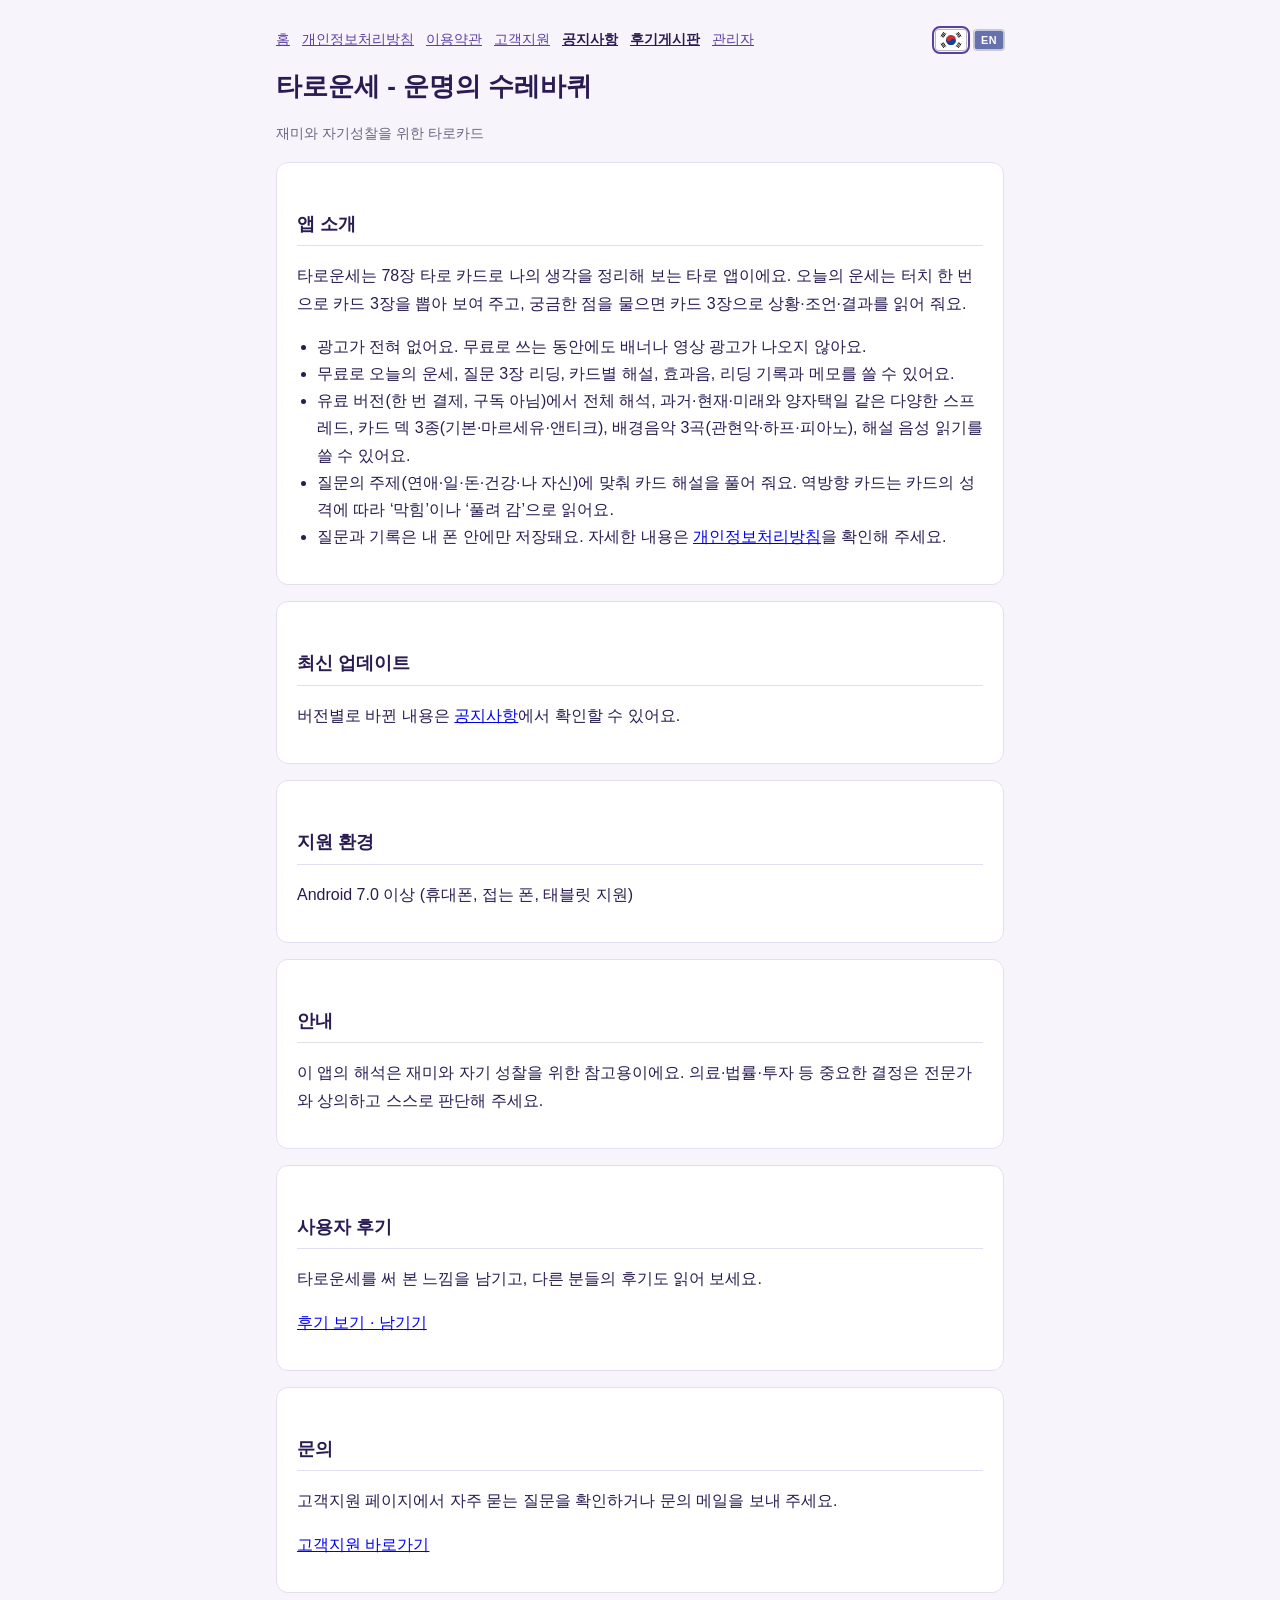
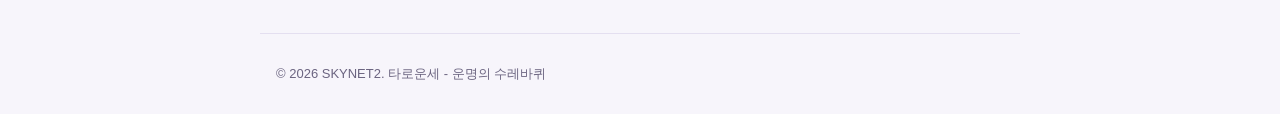
<file: index.html>
<!doctype html>
<html lang="ko">
<head>
  <meta charset="utf-8">
  <meta name="viewport" content="width=device-width, initial-scale=1">
  <title>타로운세 - 운명의 수레바퀴</title>
  <meta name="description" content="광고 없는 타로 카드 리딩 앱, 타로운세 - 운명의 수레바퀴">
  <link rel="alternate" hreflang="ko" href="https://skynet21478.github.io/tarot-website/index.html">
  <link rel="alternate" hreflang="en" href="https://skynet21478.github.io/tarot-website/en/index.html">
  <link rel="stylesheet" href="style.css">
</head>
<body>
  <header>
    <nav>
      <a href="index.html">홈</a>
      <a href="privacy.html">개인정보처리방침</a>
      <a href="terms.html">이용약관</a>
      <a href="support.html">고객지원</a>
      <a href="notices.html" class="nav-reviews">공지사항</a>
      <a href="reviews.html" class="nav-reviews">후기게시판</a>
      <a href="admin.html">관리자</a>
      <span class="lang-flags" role="group" aria-label="언어 선택 / Language">
        <span class="flag current" title="한국어"><img src="flags/kr.svg" alt="한국어 (지금 보고 있는 언어)" width="30" height="20"></span>
        <a href="en/index.html" class="flag" lang="en" hreflang="en" title="English"><img src="flags/en.svg" alt="English" width="30" height="20"></a>
      </span>
    </nav>
    <h1>타로운세 - 운명의 수레바퀴</h1>
    <p class="muted">재미와 자기성찰을 위한 타로카드</p>
  </header>

  <main>
    <section class="card">
      <h2>앱 소개</h2>
      <p>타로운세는 78장 타로 카드로 나의 생각을 정리해 보는 타로 앱이에요. 오늘의 운세는 터치 한 번으로 카드 3장을 뽑아 보여 주고, 궁금한 점을 물으면 카드 3장으로 상황·조언·결과를 읽어 줘요.</p>
      <ul>
        <li>광고가 전혀 없어요. 무료로 쓰는 동안에도 배너나 영상 광고가 나오지 않아요.</li>
        <li>무료로 오늘의 운세, 질문 3장 리딩, 카드별 해설, 효과음, 리딩 기록과 메모를 쓸 수 있어요.</li>
        <li>유료 버전(한 번 결제, 구독 아님)에서 전체 해석, 과거·현재·미래와 양자택일 같은 다양한 스프레드, 카드 덱 3종(기본·마르세유·앤티크), 배경음악 3곡(관현악·하프·피아노), 해설 음성 읽기를 쓸 수 있어요.</li>
        <li>질문의 주제(연애·일·돈·건강·나 자신)에 맞춰 카드 해설을 풀어 줘요. 역방향 카드는 카드의 성격에 따라 ‘막힘’이나 ‘풀려 감’으로 읽어요.</li>
        <li>질문과 기록은 내 폰 안에만 저장돼요. 자세한 내용은 <a href="privacy.html">개인정보처리방침</a>을 확인해 주세요.</li>
      </ul>
    </section>

    <section class="card">
      <h2>최신 업데이트</h2>
      <p>버전별로 바뀐 내용은 <a href="notices.html">공지사항</a>에서 확인할 수 있어요.</p>
    </section>

    <section class="card">
      <h2>지원 환경</h2>
      <p>Android 7.0 이상 (휴대폰, 접는 폰, 태블릿 지원)</p>
    </section>

    <section class="card">
      <h2>안내</h2>
      <p>이 앱의 해석은 재미와 자기 성찰을 위한 참고용이에요. 의료·법률·투자 등 중요한 결정은 전문가와 상의하고 스스로 판단해 주세요.</p>
    </section>

    <section class="card">
      <h2>사용자 후기</h2>
      <p>타로운세를 써 본 느낌을 남기고, 다른 분들의 후기도 읽어 보세요.</p>
      <p><a href="reviews.html">후기 보기 · 남기기</a></p>
    </section>

    <section class="card">
      <h2>문의</h2>
      <p>고객지원 페이지에서 자주 묻는 질문을 확인하거나 문의 메일을 보내 주세요.</p>
      <p><a href="support.html">고객지원 바로가기</a></p>
    </section>
  </main>

  <footer>
    <p>© 2026 SKYNET2. 타로운세 - 운명의 수레바퀴</p>
  </footer>
</body>
</html>
</file>
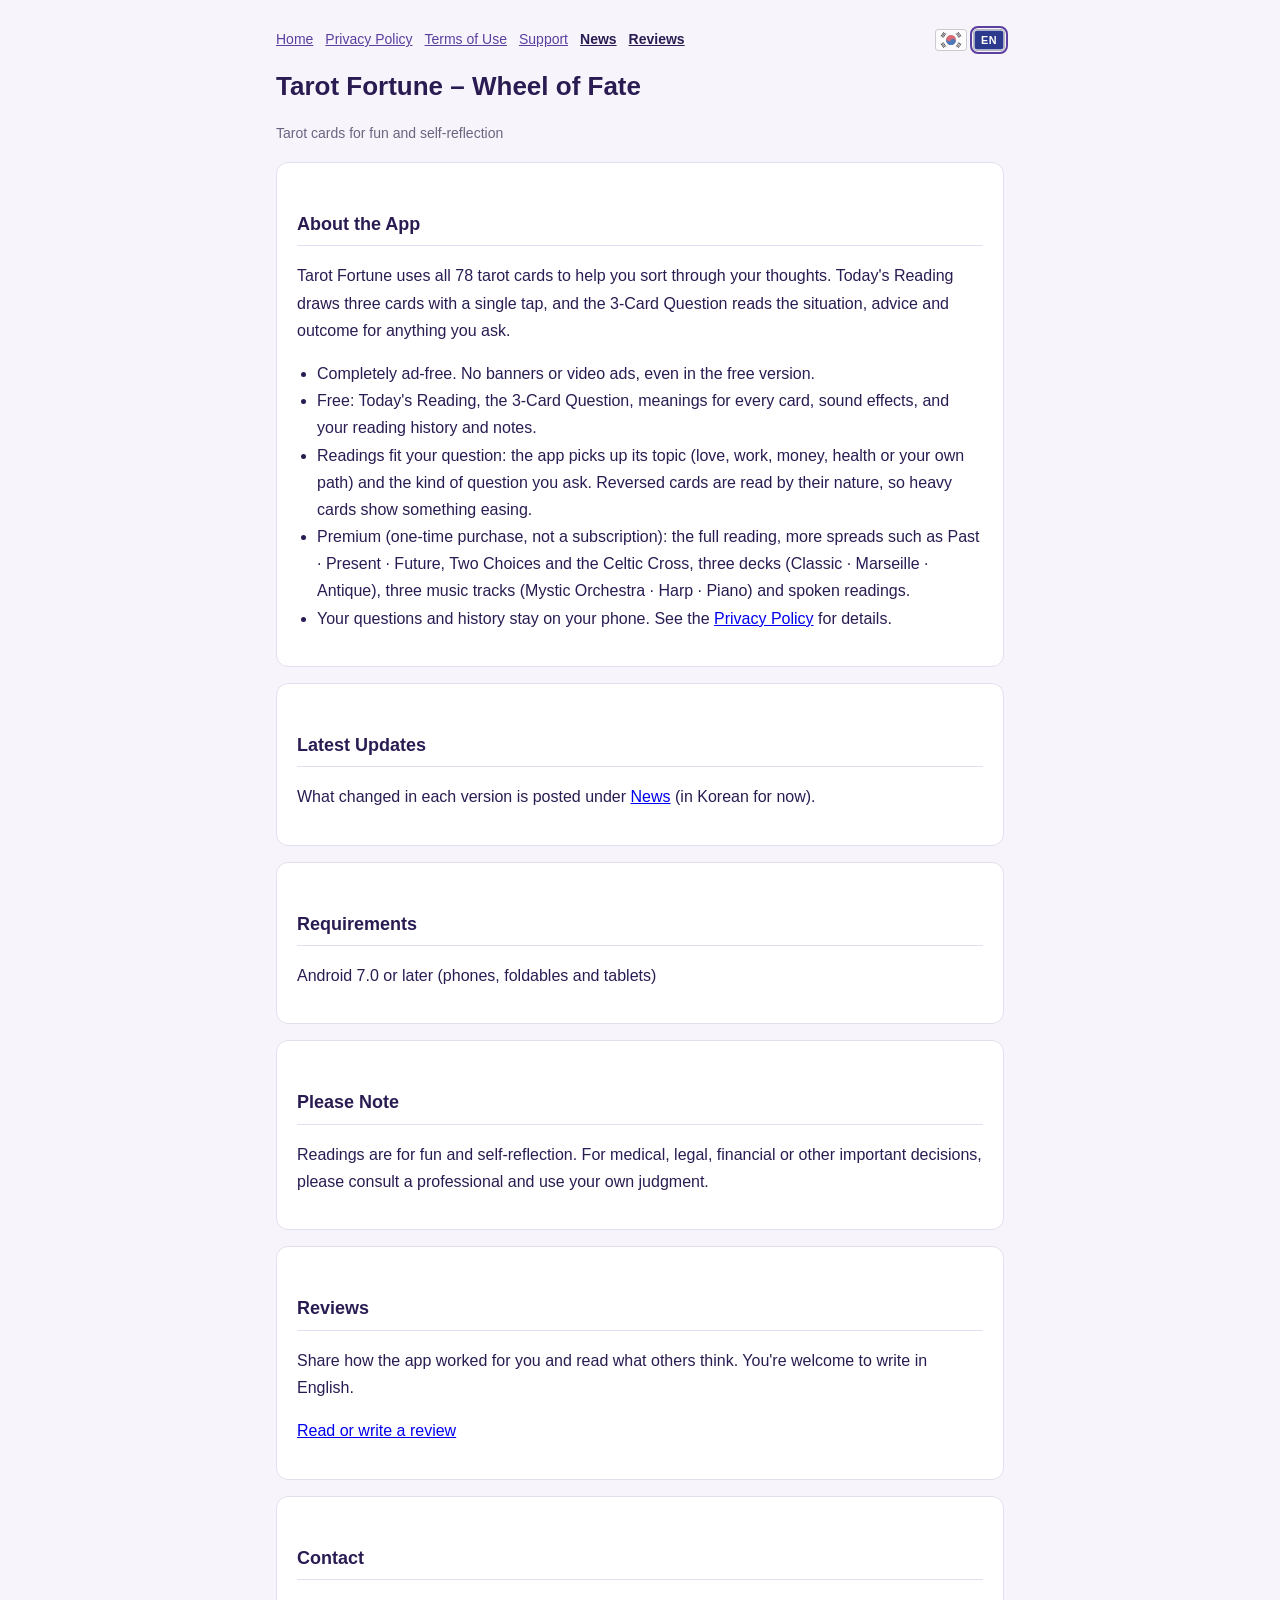
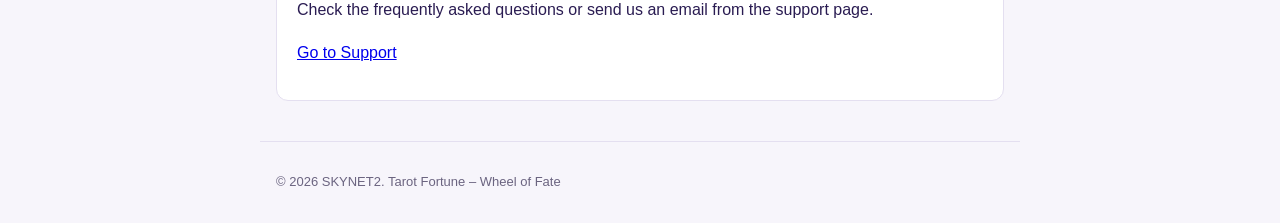
<file: en/index.html>
<!doctype html>
<html lang="en">
<head>
  <meta charset="utf-8">
  <meta name="viewport" content="width=device-width, initial-scale=1">
  <title>Tarot Fortune – Wheel of Fate</title>
  <meta name="description" content="Tarot Fortune – Wheel of Fate: an ad-free tarot app for fun and self-reflection">
  <link rel="alternate" hreflang="ko" href="https://skynet21478.github.io/tarot-website/index.html">
  <link rel="alternate" hreflang="en" href="https://skynet21478.github.io/tarot-website/en/index.html">
  <link rel="stylesheet" href="../style.css">
</head>
<body>
  <header>
    <nav>
      <a href="index.html">Home</a>
      <a href="privacy.html">Privacy Policy</a>
      <a href="terms.html">Terms of Use</a>
      <a href="support.html">Support</a>
      <a href="../notices.html" class="nav-reviews">News</a>
      <a href="../reviews.html" class="nav-reviews">Reviews</a>
      <span class="lang-flags" role="group" aria-label="Language / 언어 선택">
        <a href="../index.html" class="flag" lang="ko" hreflang="ko" title="한국어"><img src="../flags/kr.svg" alt="한국어" width="30" height="20"></a>
        <span class="flag current" title="English"><img src="../flags/en.svg" alt="English (current language)" width="30" height="20"></span>
      </span>
    </nav>
    <h1>Tarot Fortune – Wheel of Fate</h1>
    <p class="muted">Tarot cards for fun and self-reflection</p>
  </header>

  <main>
    <section class="card">
      <h2>About the App</h2>
      <p>Tarot Fortune uses all 78 tarot cards to help you sort through your thoughts. Today's Reading draws three cards with a single tap, and the 3-Card Question reads the situation, advice and outcome for anything you ask.</p>
      <ul>
        <li>Completely ad-free. No banners or video ads, even in the free version.</li>
        <li>Free: Today's Reading, the 3-Card Question, meanings for every card, sound effects, and your reading history and notes.</li>
        <li>Readings fit your question: the app picks up its topic (love, work, money, health or your own path) and the kind of question you ask. Reversed cards are read by their nature, so heavy cards show something easing.</li>
        <li>Premium (one-time purchase, not a subscription): the full reading, more spreads such as Past · Present · Future, Two Choices and the Celtic Cross, three decks (Classic · Marseille · Antique), three music tracks (Mystic Orchestra · Harp · Piano) and spoken readings.</li>
        <li>Your questions and history stay on your phone. See the <a href="privacy.html">Privacy Policy</a> for details.</li>
      </ul>
    </section>

    <section class="card">
      <h2>Latest Updates</h2>
      <p>What changed in each version is posted under <a href="../notices.html">News</a> (in Korean for now).</p>
    </section>

    <section class="card">
      <h2>Requirements</h2>
      <p>Android 7.0 or later (phones, foldables and tablets)</p>
    </section>

    <section class="card">
      <h2>Please Note</h2>
      <p>Readings are for fun and self-reflection. For medical, legal, financial or other important decisions, please consult a professional and use your own judgment.</p>
    </section>

    <section class="card">
      <h2>Reviews</h2>
      <p>Share how the app worked for you and read what others think. You're welcome to write in English.</p>
      <p><a href="../reviews.html">Read or write a review</a></p>
    </section>

    <section class="card">
      <h2>Contact</h2>
      <p>Check the frequently asked questions or send us an email from the support page.</p>
      <p><a href="support.html">Go to Support</a></p>
    </section>
  </main>

  <footer>
    <p>© 2026 SKYNET2. Tarot Fortune – Wheel of Fate</p>
  </footer>
</body>
</html>
</file>
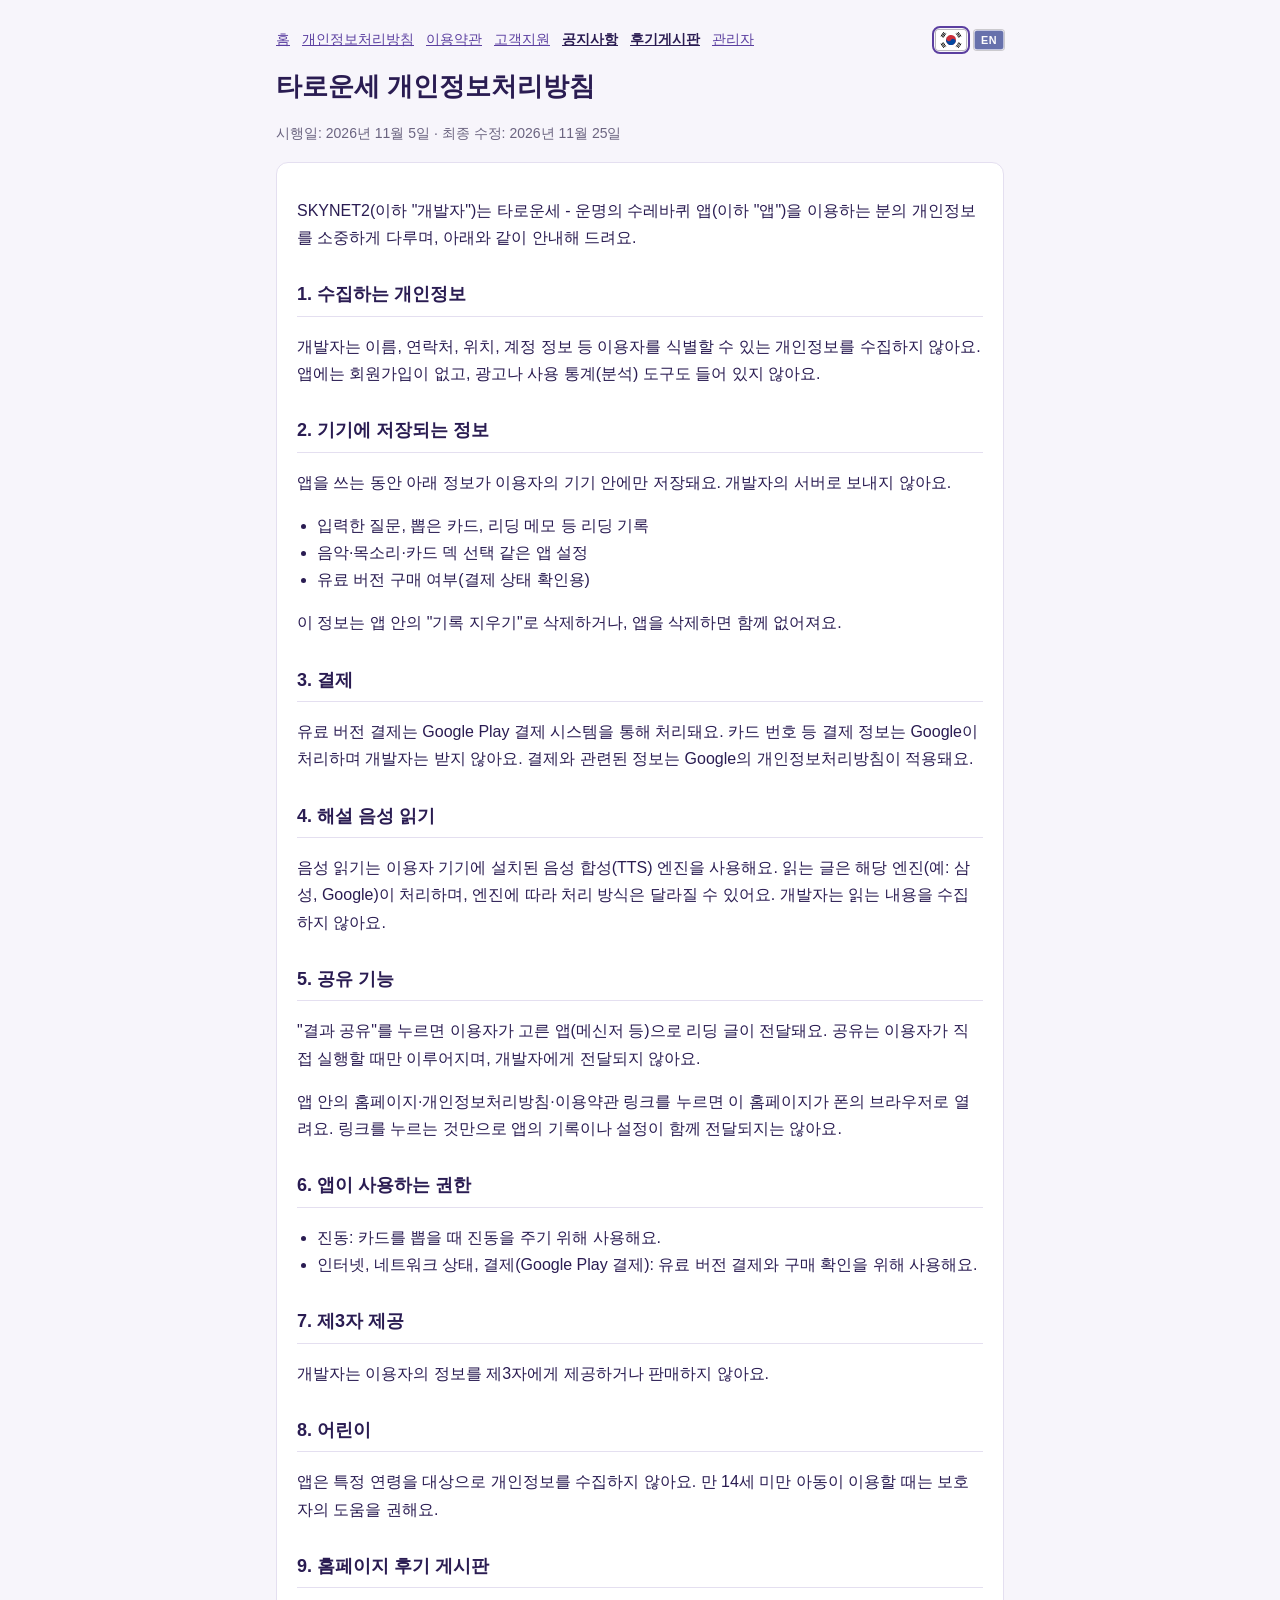
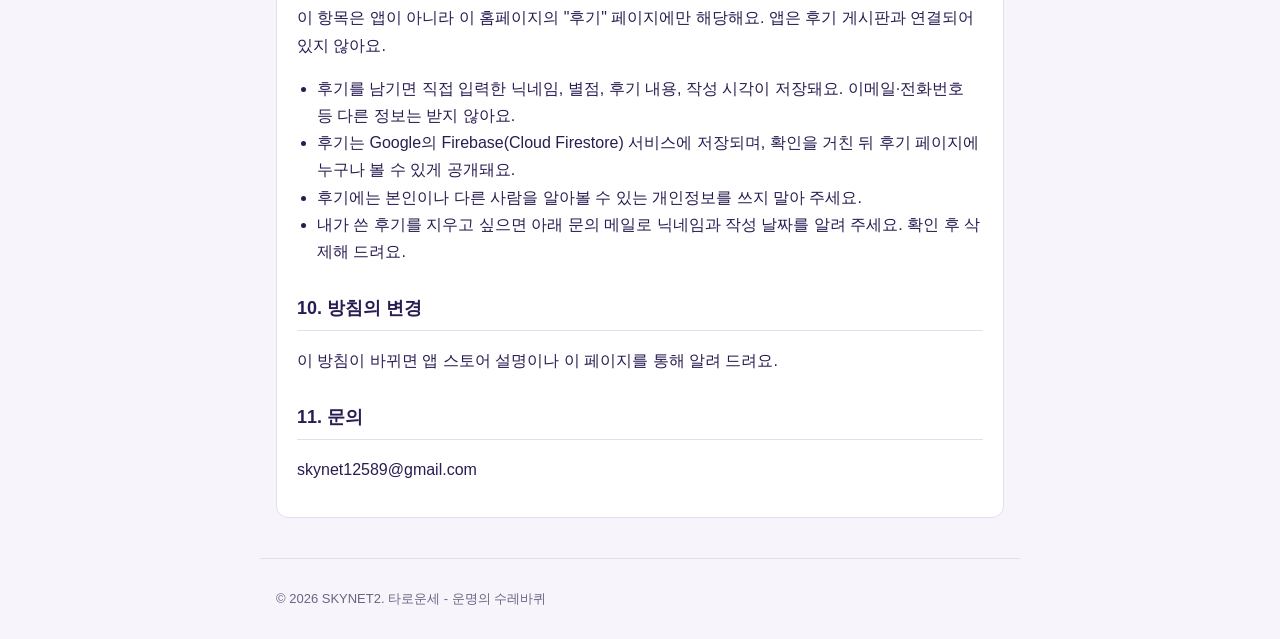
<file: privacy.html>
<!doctype html>
<html lang="ko">
<head>
  <meta charset="utf-8">
  <meta name="viewport" content="width=device-width, initial-scale=1">
  <title>타로운세 개인정보처리방침</title>
  <meta name="description" content="타로운세 - 운명의 수레바퀴 앱의 개인정보처리방침">
  <link rel="alternate" hreflang="ko" href="https://skynet21478.github.io/tarot-website/privacy.html">
  <link rel="alternate" hreflang="en" href="https://skynet21478.github.io/tarot-website/en/privacy.html">
  <link rel="stylesheet" href="style.css">
</head>
<body>
  <header>
    <nav>
      <a href="index.html">홈</a>
      <a href="privacy.html">개인정보처리방침</a>
      <a href="terms.html">이용약관</a>
      <a href="support.html">고객지원</a>
      <a href="notices.html" class="nav-reviews">공지사항</a>
      <a href="reviews.html" class="nav-reviews">후기게시판</a>
      <a href="admin.html">관리자</a>
      <span class="lang-flags" role="group" aria-label="언어 선택 / Language">
        <span class="flag current" title="한국어"><img src="flags/kr.svg" alt="한국어 (지금 보고 있는 언어)" width="30" height="20"></span>
        <a href="en/privacy.html" class="flag" lang="en" hreflang="en" title="English"><img src="flags/en.svg" alt="English" width="30" height="20"></a>
      </span>
    </nav>
    <h1>타로운세 개인정보처리방침</h1>
    <p class="muted">시행일: 2026년 11월 5일 · 최종 수정: 2026년 11월 25일</p>
  </header>

  <main>
    <section class="card">
      <p>SKYNET2(이하 "개발자")는 타로운세 - 운명의 수레바퀴 앱(이하 "앱")을 이용하는 분의 개인정보를 소중하게 다루며, 아래와 같이 안내해 드려요.</p>

      <h2>1. 수집하는 개인정보</h2>
      <p>개발자는 이름, 연락처, 위치, 계정 정보 등 이용자를 식별할 수 있는 개인정보를 수집하지 않아요. 앱에는 회원가입이 없고, 광고나 사용 통계(분석) 도구도 들어 있지 않아요.</p>

      <h2>2. 기기에 저장되는 정보</h2>
      <p>앱을 쓰는 동안 아래 정보가 이용자의 기기 안에만 저장돼요. 개발자의 서버로 보내지 않아요.</p>
      <ul>
        <li>입력한 질문, 뽑은 카드, 리딩 메모 등 리딩 기록</li>
        <li>음악·목소리·카드 덱 선택 같은 앱 설정</li>
        <li>유료 버전 구매 여부(결제 상태 확인용)</li>
      </ul>
      <p>이 정보는 앱 안의 "기록 지우기"로 삭제하거나, 앱을 삭제하면 함께 없어져요.</p>

      <h2>3. 결제</h2>
      <p>유료 버전 결제는 Google Play 결제 시스템을 통해 처리돼요. 카드 번호 등 결제 정보는 Google이 처리하며 개발자는 받지 않아요. 결제와 관련된 정보는 Google의 개인정보처리방침이 적용돼요.</p>

      <h2>4. 해설 음성 읽기</h2>
      <p>음성 읽기는 이용자 기기에 설치된 음성 합성(TTS) 엔진을 사용해요. 읽는 글은 해당 엔진(예: 삼성, Google)이 처리하며, 엔진에 따라 처리 방식은 달라질 수 있어요. 개발자는 읽는 내용을 수집하지 않아요.</p>

      <h2>5. 공유 기능</h2>
      <p>"결과 공유"를 누르면 이용자가 고른 앱(메신저 등)으로 리딩 글이 전달돼요. 공유는 이용자가 직접 실행할 때만 이루어지며, 개발자에게 전달되지 않아요.</p>

      <p>앱 안의 홈페이지·개인정보처리방침·이용약관 링크를 누르면 이 홈페이지가 폰의 브라우저로 열려요. 링크를 누르는 것만으로 앱의 기록이나 설정이 함께 전달되지는 않아요.</p>
      <h2>6. 앱이 사용하는 권한</h2>
      <ul>
        <li>진동: 카드를 뽑을 때 진동을 주기 위해 사용해요.</li>
        <li>인터넷, 네트워크 상태, 결제(Google Play 결제): 유료 버전 결제와 구매 확인을 위해 사용해요.</li>
      </ul>

      <h2>7. 제3자 제공</h2>
      <p>개발자는 이용자의 정보를 제3자에게 제공하거나 판매하지 않아요.</p>

      <h2>8. 어린이</h2>
      <p>앱은 특정 연령을 대상으로 개인정보를 수집하지 않아요. 만 14세 미만 아동이 이용할 때는 보호자의 도움을 권해요.</p>

      <h2>9. 홈페이지 후기 게시판</h2>
      <p>이 항목은 앱이 아니라 이 홈페이지의 "후기" 페이지에만 해당해요. 앱은 후기 게시판과 연결되어 있지 않아요.</p>
      <ul>
        <li>후기를 남기면 직접 입력한 닉네임, 별점, 후기 내용, 작성 시각이 저장돼요. 이메일·전화번호 등 다른 정보는 받지 않아요.</li>
        <li>후기는 Google의 Firebase(Cloud Firestore) 서비스에 저장되며, 확인을 거친 뒤 후기 페이지에 누구나 볼 수 있게 공개돼요.</li>
        <li>후기에는 본인이나 다른 사람을 알아볼 수 있는 개인정보를 쓰지 말아 주세요.</li>
        <li>내가 쓴 후기를 지우고 싶으면 아래 문의 메일로 닉네임과 작성 날짜를 알려 주세요. 확인 후 삭제해 드려요.</li>
      </ul>

      <h2>10. 방침의 변경</h2>
      <p>이 방침이 바뀌면 앱 스토어 설명이나 이 페이지를 통해 알려 드려요.</p>

      <h2>11. 문의</h2>
      <p>skynet12589@gmail.com</p>
    </section>
  </main>

  <footer>
    <p>© 2026 SKYNET2. 타로운세 - 운명의 수레바퀴</p>
  </footer>
</body>
</html>
</file>
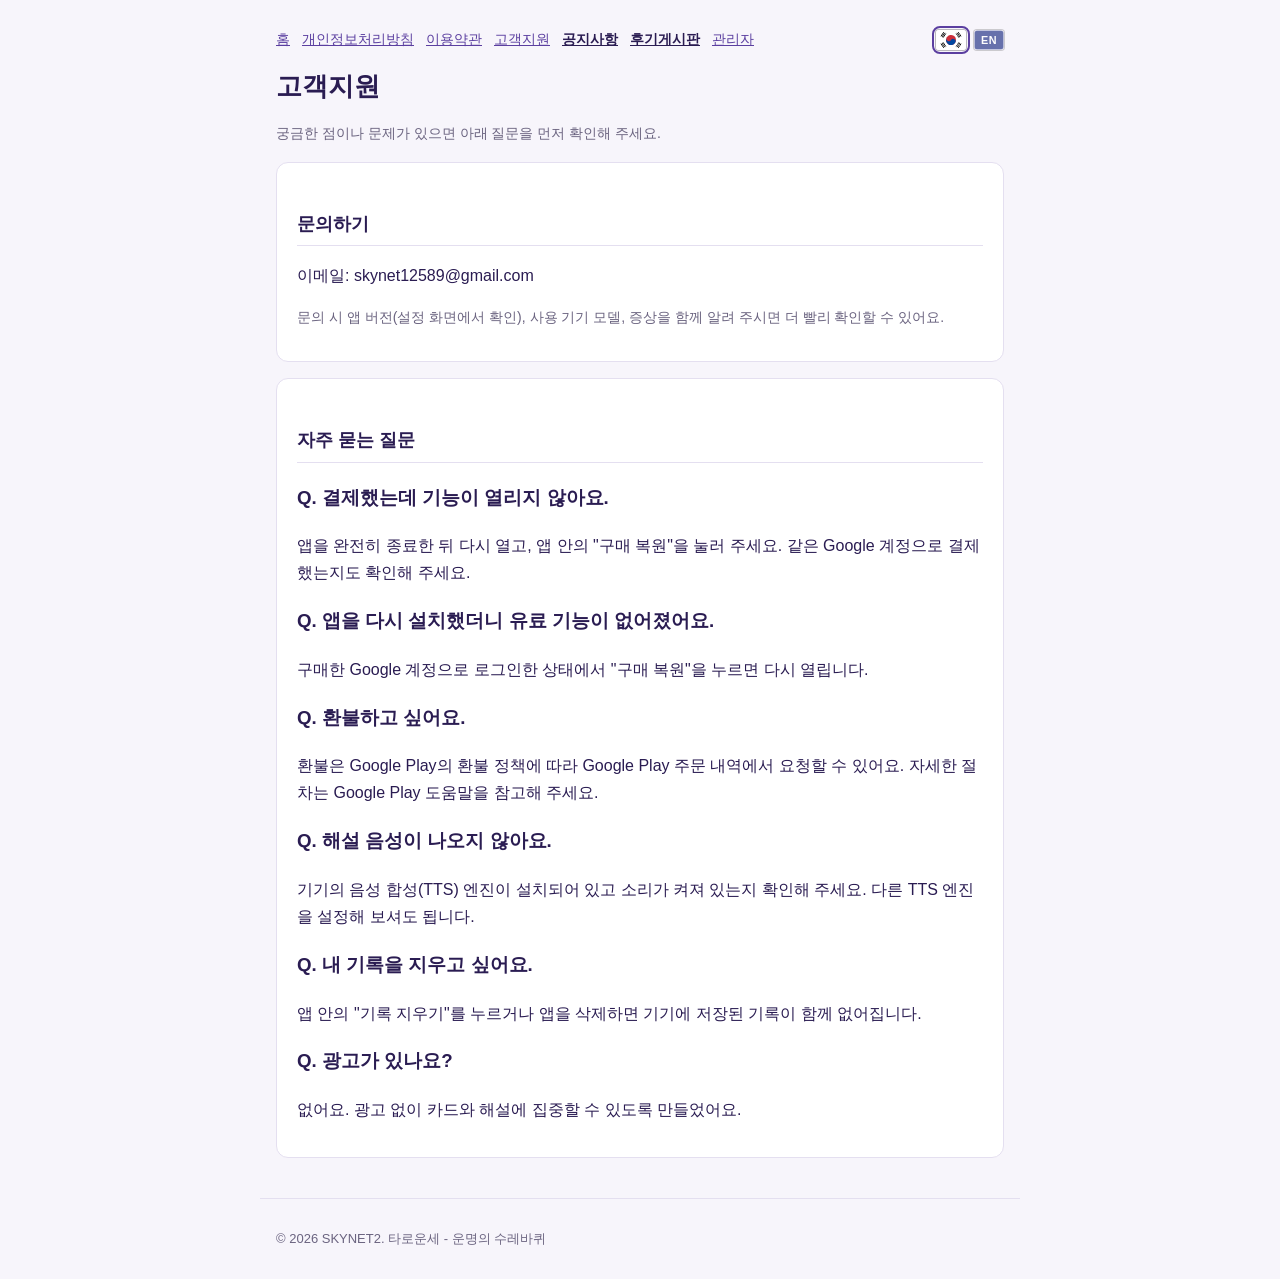
<file: support.html>
<!doctype html>
<html lang="ko">
<head>
  <meta charset="utf-8">
  <meta name="viewport" content="width=device-width, initial-scale=1">
  <title>타로운세 고객지원</title>
  <meta name="description" content="타로운세 - 운명의 수레바퀴 앱 고객지원 페이지">
  <link rel="alternate" hreflang="ko" href="https://skynet21478.github.io/tarot-website/support.html">
  <link rel="alternate" hreflang="en" href="https://skynet21478.github.io/tarot-website/en/support.html">
  <link rel="stylesheet" href="style.css">
</head>
<body>
  <header>
    <nav>
      <a href="index.html">홈</a>
      <a href="privacy.html">개인정보처리방침</a>
      <a href="terms.html">이용약관</a>
      <a href="support.html">고객지원</a>
      <a href="notices.html" class="nav-reviews">공지사항</a>
      <a href="reviews.html" class="nav-reviews">후기게시판</a>
      <a href="admin.html">관리자</a>
      <span class="lang-flags" role="group" aria-label="언어 선택 / Language">
        <span class="flag current" title="한국어"><img src="flags/kr.svg" alt="한국어 (지금 보고 있는 언어)" width="30" height="20"></span>
        <a href="en/support.html" class="flag" lang="en" hreflang="en" title="English"><img src="flags/en.svg" alt="English" width="30" height="20"></a>
      </span>
    </nav>
    <h1>고객지원</h1>
    <p class="muted">궁금한 점이나 문제가 있으면 아래 질문을 먼저 확인해 주세요.</p>
  </header>

  <main>
    <section class="card">
      <h2>문의하기</h2>
      <p>이메일: skynet12589@gmail.com</p>
      <p class="muted">문의 시 앱 버전(설정 화면에서 확인), 사용 기기 모델, 증상을 함께 알려 주시면 더 빨리 확인할 수 있어요.</p>
    </section>

    <section class="card">
      <h2>자주 묻는 질문</h2>

      <h3>Q. 결제했는데 기능이 열리지 않아요.</h3>
      <p>앱을 완전히 종료한 뒤 다시 열고, 앱 안의 "구매 복원"을 눌러 주세요. 같은 Google 계정으로 결제했는지도 확인해 주세요.</p>

      <h3>Q. 앱을 다시 설치했더니 유료 기능이 없어졌어요.</h3>
      <p>구매한 Google 계정으로 로그인한 상태에서 "구매 복원"을 누르면 다시 열립니다.</p>

      <h3>Q. 환불하고 싶어요.</h3>
      <p>환불은 Google Play의 환불 정책에 따라 Google Play 주문 내역에서 요청할 수 있어요. 자세한 절차는 Google Play 도움말을 참고해 주세요.</p>

      <h3>Q. 해설 음성이 나오지 않아요.</h3>
      <p>기기의 음성 합성(TTS) 엔진이 설치되어 있고 소리가 켜져 있는지 확인해 주세요. 다른 TTS 엔진을 설정해 보셔도 됩니다.</p>

      <h3>Q. 내 기록을 지우고 싶어요.</h3>
      <p>앱 안의 "기록 지우기"를 누르거나 앱을 삭제하면 기기에 저장된 기록이 함께 없어집니다.</p>

      <h3>Q. 광고가 있나요?</h3>
      <p>없어요. 광고 없이 카드와 해설에 집중할 수 있도록 만들었어요.</p>
    </section>
  </main>

  <footer>
    <p>© 2026 SKYNET2. 타로운세 - 운명의 수레바퀴</p>
  </footer>
</body>
</html>
</file>
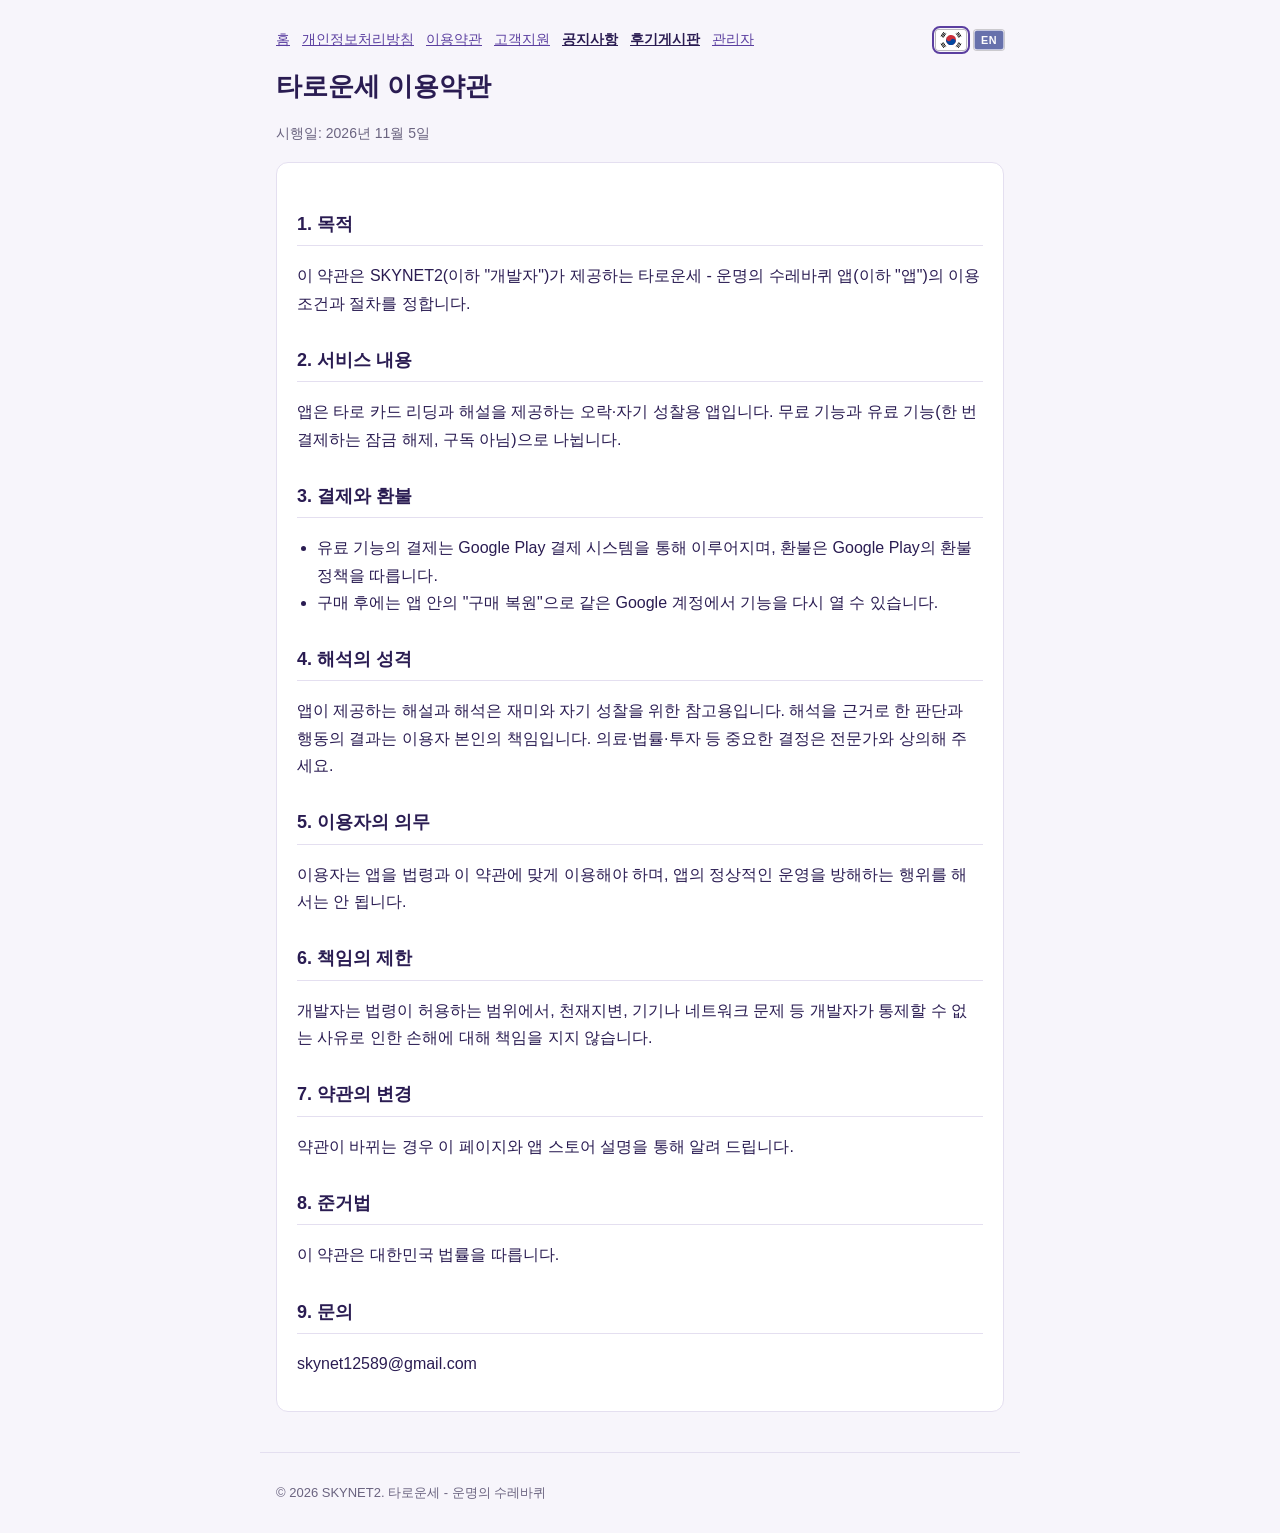
<file: terms.html>
<!doctype html>
<html lang="ko">
<head>
  <meta charset="utf-8">
  <meta name="viewport" content="width=device-width, initial-scale=1">
  <title>타로운세 이용약관</title>
  <meta name="description" content="타로운세 - 운명의 수레바퀴 앱의 이용약관">
  <link rel="alternate" hreflang="ko" href="https://skynet21478.github.io/tarot-website/terms.html">
  <link rel="alternate" hreflang="en" href="https://skynet21478.github.io/tarot-website/en/terms.html">
  <link rel="stylesheet" href="style.css">
</head>
<body>
  <header>
    <nav>
      <a href="index.html">홈</a>
      <a href="privacy.html">개인정보처리방침</a>
      <a href="terms.html">이용약관</a>
      <a href="support.html">고객지원</a>
      <a href="notices.html" class="nav-reviews">공지사항</a>
      <a href="reviews.html" class="nav-reviews">후기게시판</a>
      <a href="admin.html">관리자</a>
      <span class="lang-flags" role="group" aria-label="언어 선택 / Language">
        <span class="flag current" title="한국어"><img src="flags/kr.svg" alt="한국어 (지금 보고 있는 언어)" width="30" height="20"></span>
        <a href="en/terms.html" class="flag" lang="en" hreflang="en" title="English"><img src="flags/en.svg" alt="English" width="30" height="20"></a>
      </span>
    </nav>
    <h1>타로운세 이용약관</h1>
    <p class="muted">시행일: 2026년 11월 5일</p>
  </header>

  <main>
    <section class="card">
      <h2>1. 목적</h2>
      <p>이 약관은 SKYNET2(이하 "개발자")가 제공하는 타로운세 - 운명의 수레바퀴 앱(이하 "앱")의 이용 조건과 절차를 정합니다.</p>

      <h2>2. 서비스 내용</h2>
      <p>앱은 타로 카드 리딩과 해설을 제공하는 오락·자기 성찰용 앱입니다. 무료 기능과 유료 기능(한 번 결제하는 잠금 해제, 구독 아님)으로 나뉩니다.</p>

      <h2>3. 결제와 환불</h2>
      <ul>
        <li>유료 기능의 결제는 Google Play 결제 시스템을 통해 이루어지며, 환불은 Google Play의 환불 정책을 따릅니다.</li>
        <li>구매 후에는 앱 안의 "구매 복원"으로 같은 Google 계정에서 기능을 다시 열 수 있습니다.</li>
      </ul>

      <h2>4. 해석의 성격</h2>
      <p>앱이 제공하는 해설과 해석은 재미와 자기 성찰을 위한 참고용입니다. 해석을 근거로 한 판단과 행동의 결과는 이용자 본인의 책임입니다. 의료·법률·투자 등 중요한 결정은 전문가와 상의해 주세요.</p>

      <h2>5. 이용자의 의무</h2>
      <p>이용자는 앱을 법령과 이 약관에 맞게 이용해야 하며, 앱의 정상적인 운영을 방해하는 행위를 해서는 안 됩니다.</p>

      <h2>6. 책임의 제한</h2>
      <p>개발자는 법령이 허용하는 범위에서, 천재지변, 기기나 네트워크 문제 등 개발자가 통제할 수 없는 사유로 인한 손해에 대해 책임을 지지 않습니다.</p>

      <h2>7. 약관의 변경</h2>
      <p>약관이 바뀌는 경우 이 페이지와 앱 스토어 설명을 통해 알려 드립니다.</p>

      <h2>8. 준거법</h2>
      <p>이 약관은 대한민국 법률을 따릅니다.</p>

      <h2>9. 문의</h2>
      <p>skynet12589@gmail.com</p>
    </section>
  </main>

  <footer>
    <p>© 2026 SKYNET2. 타로운세 - 운명의 수레바퀴</p>
  </footer>
</body>
</html>
</file>
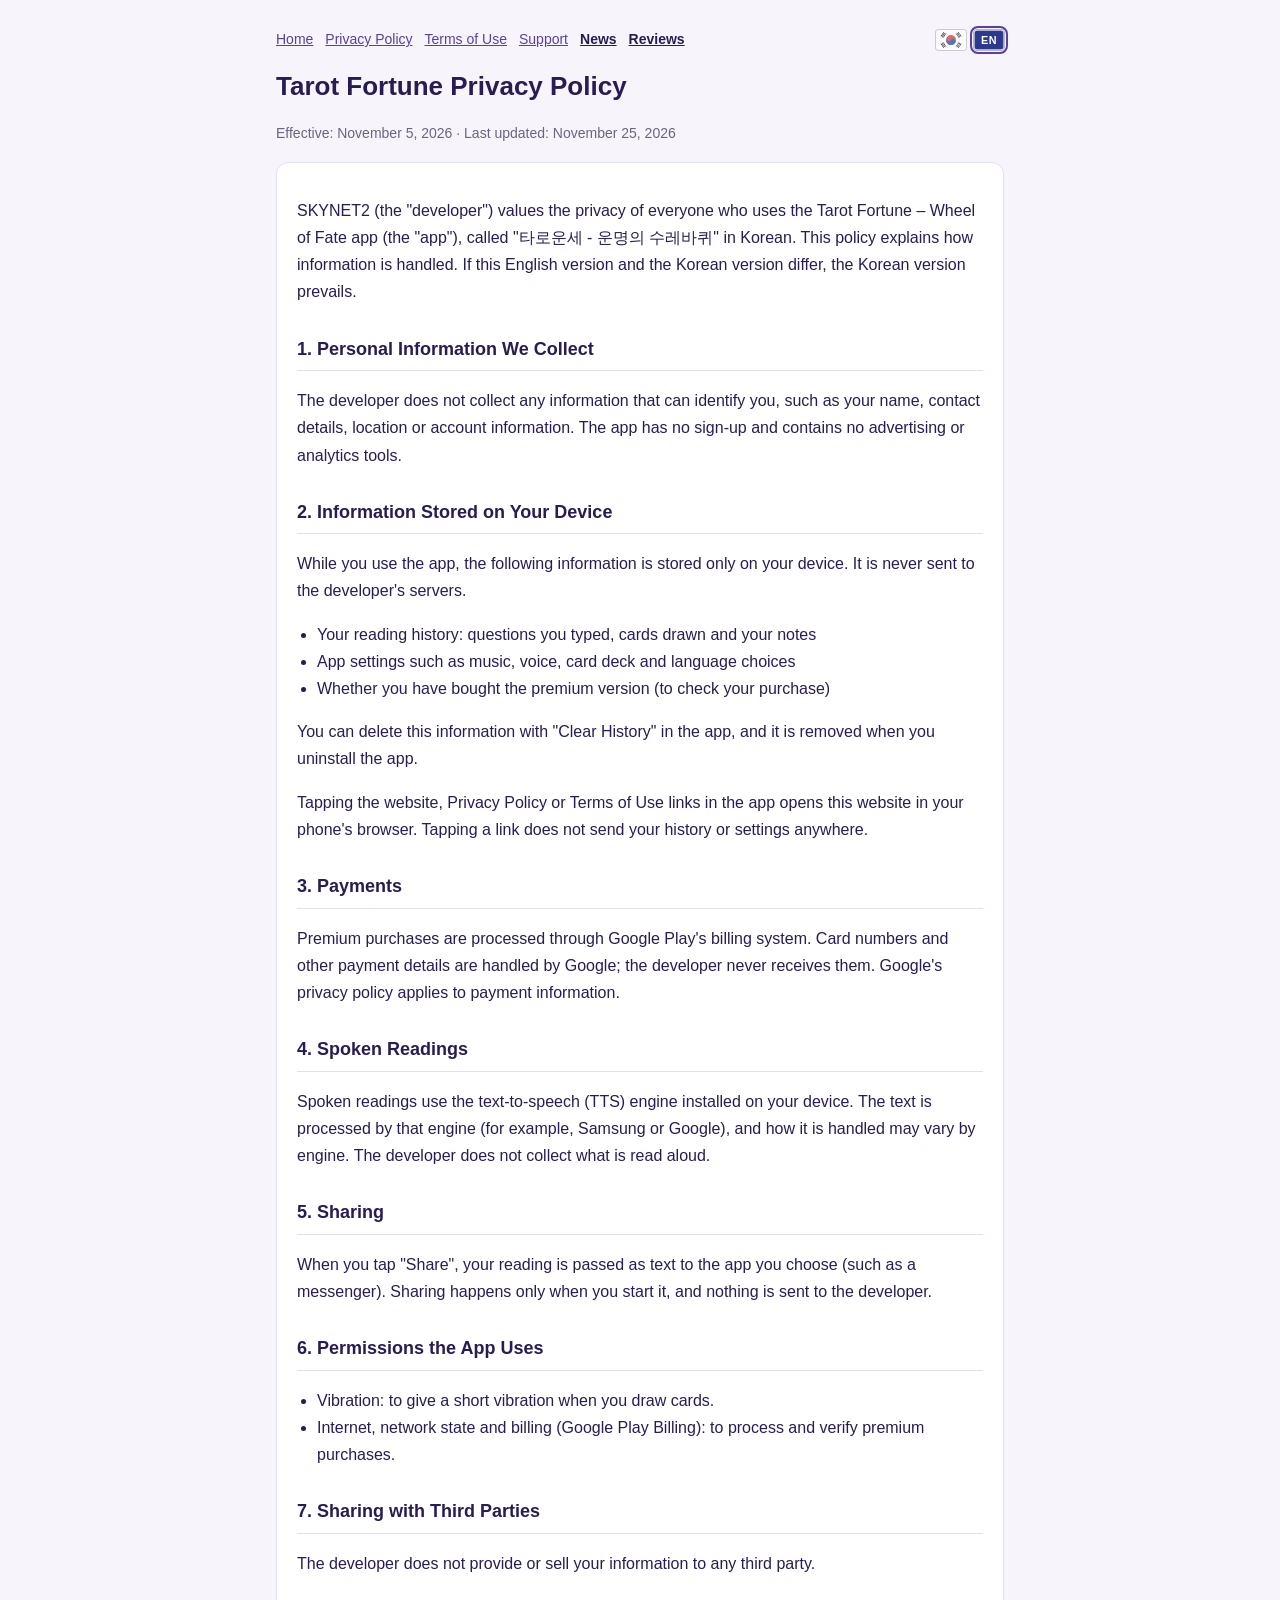
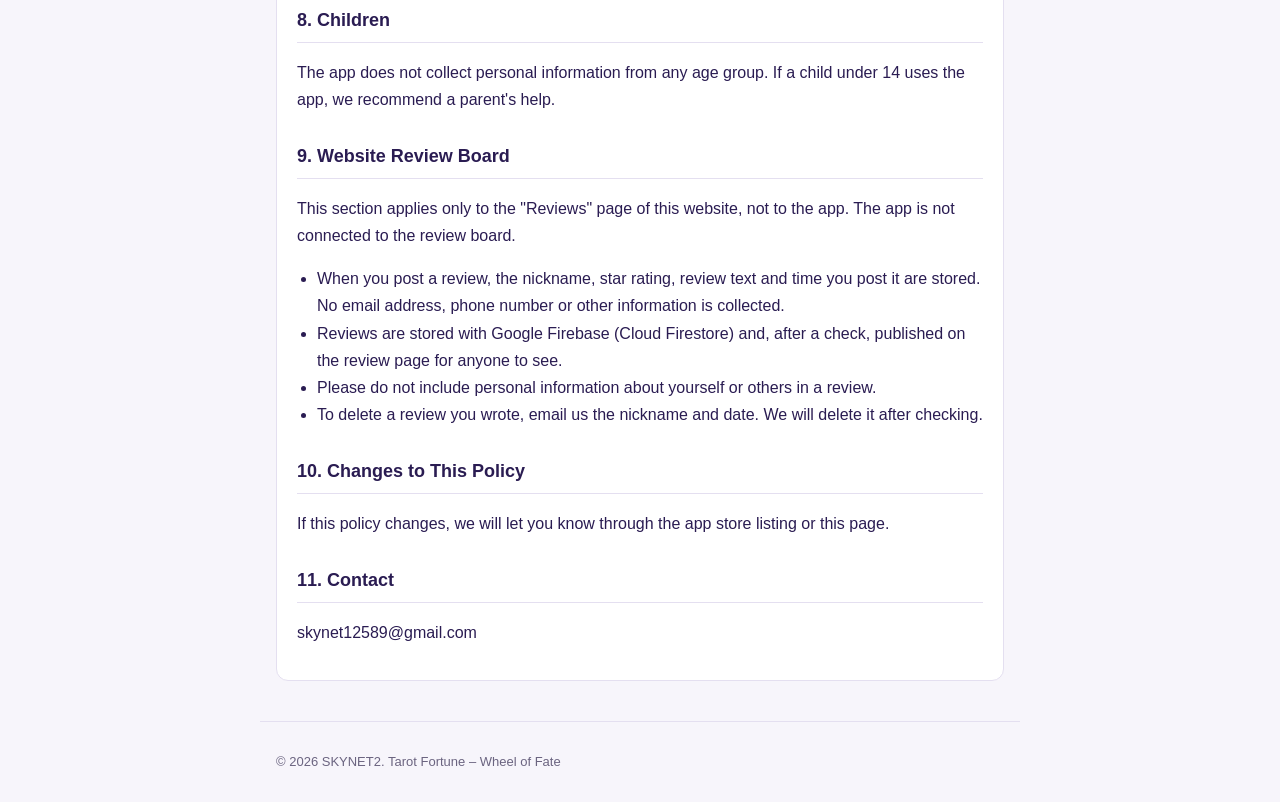
<file: en/privacy.html>
<!doctype html>
<html lang="en">
<head>
  <meta charset="utf-8">
  <meta name="viewport" content="width=device-width, initial-scale=1">
  <title>Tarot Fortune Privacy Policy</title>
  <meta name="description" content="Privacy Policy for the Tarot Fortune – Wheel of Fate app">
  <link rel="alternate" hreflang="ko" href="https://skynet21478.github.io/tarot-website/privacy.html">
  <link rel="alternate" hreflang="en" href="https://skynet21478.github.io/tarot-website/en/privacy.html">
  <link rel="stylesheet" href="../style.css">
</head>
<body>
  <header>
    <nav>
      <a href="index.html">Home</a>
      <a href="privacy.html">Privacy Policy</a>
      <a href="terms.html">Terms of Use</a>
      <a href="support.html">Support</a>
      <a href="../notices.html" class="nav-reviews">News</a>
      <a href="../reviews.html" class="nav-reviews">Reviews</a>
      <span class="lang-flags" role="group" aria-label="Language / 언어 선택">
        <a href="../privacy.html" class="flag" lang="ko" hreflang="ko" title="한국어"><img src="../flags/kr.svg" alt="한국어" width="30" height="20"></a>
        <span class="flag current" title="English"><img src="../flags/en.svg" alt="English (current language)" width="30" height="20"></span>
      </span>
    </nav>
    <h1>Tarot Fortune Privacy Policy</h1>
    <p class="muted">Effective: November 5, 2026 · Last updated: November 25, 2026</p>
  </header>
  <main>
    <section class="card">
      <p>SKYNET2 (the "developer") values the privacy of everyone who uses the Tarot Fortune – Wheel of Fate app (the "app"), called "타로운세 - 운명의 수레바퀴" in Korean. This policy explains how information is handled. If this English version and the Korean version differ, the Korean version prevails.</p>
      <h2>1. Personal Information We Collect</h2>
      <p>The developer does not collect any information that can identify you, such as your name, contact details, location or account information. The app has no sign-up and contains no advertising or analytics tools.</p>
      <h2>2. Information Stored on Your Device</h2>
      <p>While you use the app, the following information is stored only on your device. It is never sent to the developer's servers.</p>
      <ul>
        <li>Your reading history: questions you typed, cards drawn and your notes</li>
        <li>App settings such as music, voice, card deck and language choices</li>
        <li>Whether you have bought the premium version (to check your purchase)</li>
      </ul>
      <p>You can delete this information with "Clear History" in the app, and it is removed when you uninstall the app.</p>
      <p>Tapping the website, Privacy Policy or Terms of Use links in the app opens this website in your phone's browser. Tapping a link does not send your history or settings anywhere.</p>
      <h2>3. Payments</h2>
      <p>Premium purchases are processed through Google Play's billing system. Card numbers and other payment details are handled by Google; the developer never receives them. Google's privacy policy applies to payment information.</p>
      <h2>4. Spoken Readings</h2>
      <p>Spoken readings use the text-to-speech (TTS) engine installed on your device. The text is processed by that engine (for example, Samsung or Google), and how it is handled may vary by engine. The developer does not collect what is read aloud.</p>
      <h2>5. Sharing</h2>
      <p>When you tap "Share", your reading is passed as text to the app you choose (such as a messenger). Sharing happens only when you start it, and nothing is sent to the developer.</p>
      <h2>6. Permissions the App Uses</h2>
      <ul>
        <li>Vibration: to give a short vibration when you draw cards.</li>
        <li>Internet, network state and billing (Google Play Billing): to process and verify premium purchases.</li>
      </ul>
      <h2>7. Sharing with Third Parties</h2>
      <p>The developer does not provide or sell your information to any third party.</p>
      <h2>8. Children</h2>
      <p>The app does not collect personal information from any age group. If a child under 14 uses the app, we recommend a parent's help.</p>
      <h2>9. Website Review Board</h2>
      <p>This section applies only to the "Reviews" page of this website, not to the app. The app is not connected to the review board.</p>
      <ul>
        <li>When you post a review, the nickname, star rating, review text and time you post it are stored. No email address, phone number or other information is collected.</li>
        <li>Reviews are stored with Google Firebase (Cloud Firestore) and, after a check, published on the review page for anyone to see.</li>
        <li>Please do not include personal information about yourself or others in a review.</li>
        <li>To delete a review you wrote, email us the nickname and date. We will delete it after checking.</li>
      </ul>
      <h2>10. Changes to This Policy</h2>
      <p>If this policy changes, we will let you know through the app store listing or this page.</p>
      <h2>11. Contact</h2>
      <p>skynet12589@gmail.com</p>
    </section>
  </main>

  <footer>
    <p>© 2026 SKYNET2. Tarot Fortune – Wheel of Fate</p>
  </footer>
</body>
</html>
</file>
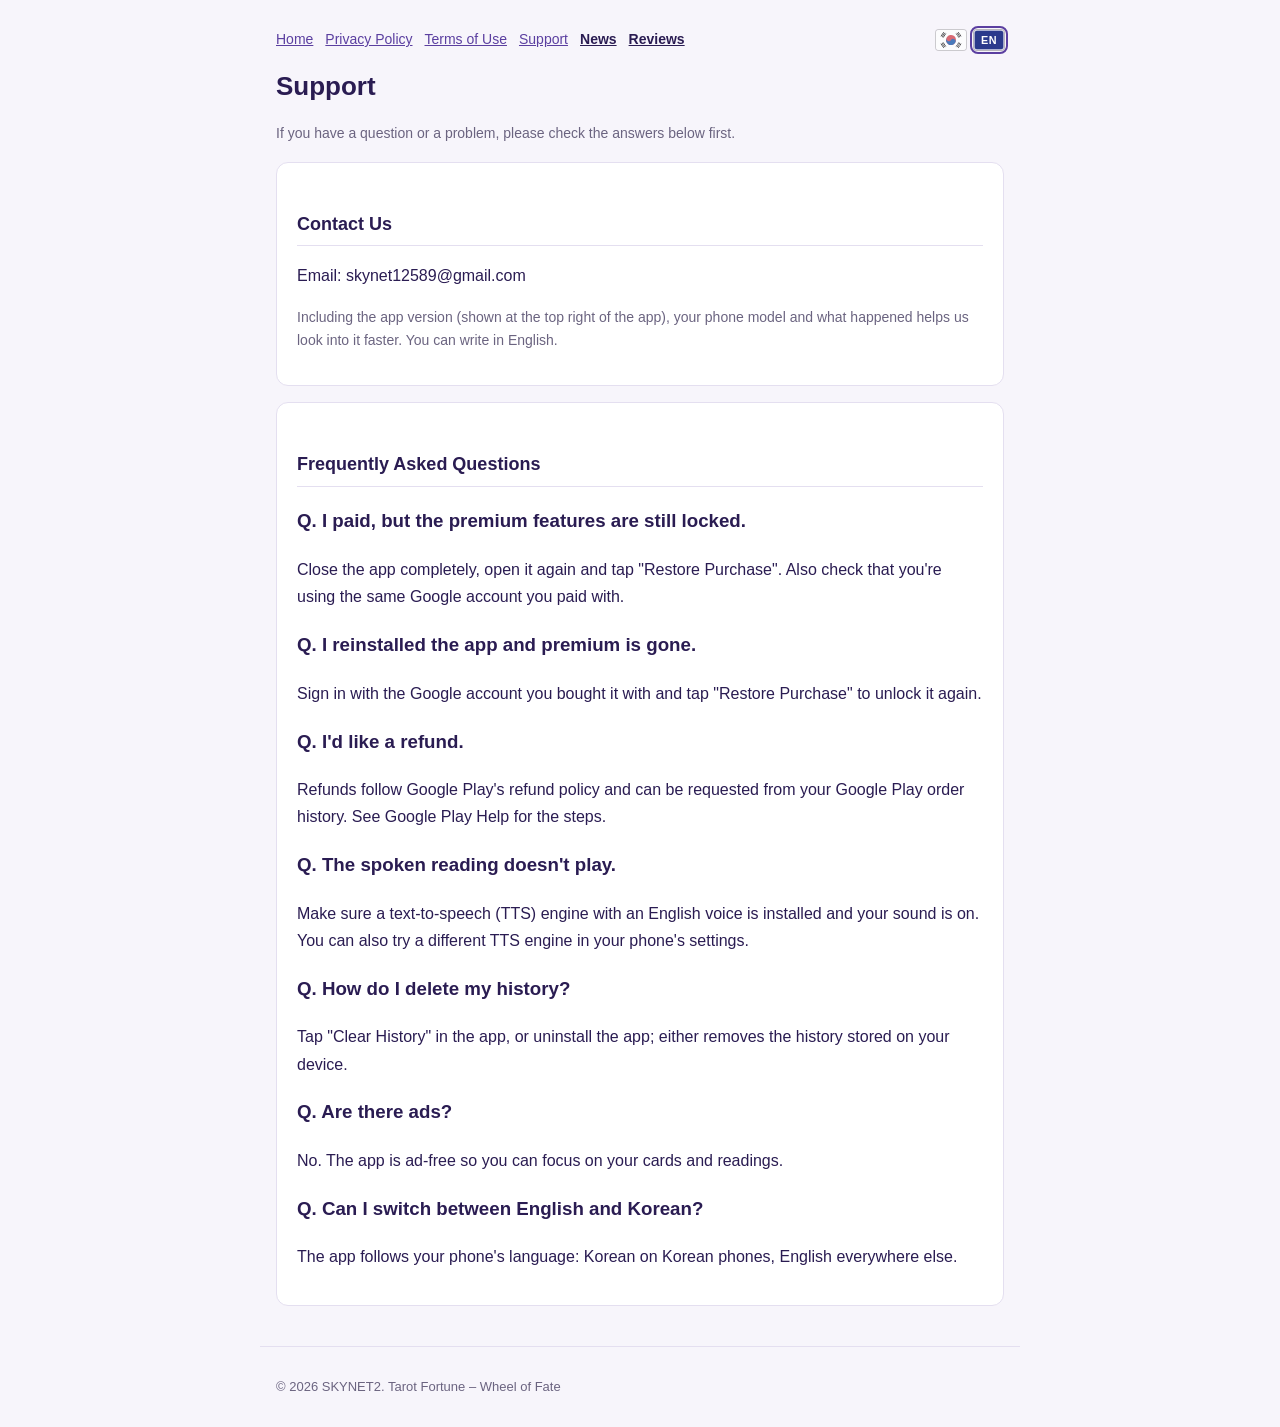
<file: en/support.html>
<!doctype html>
<html lang="en">
<head>
  <meta charset="utf-8">
  <meta name="viewport" content="width=device-width, initial-scale=1">
  <title>Tarot Fortune Support</title>
  <meta name="description" content="Support and FAQ for the Tarot Fortune – Wheel of Fate app">
  <link rel="alternate" hreflang="ko" href="https://skynet21478.github.io/tarot-website/support.html">
  <link rel="alternate" hreflang="en" href="https://skynet21478.github.io/tarot-website/en/support.html">
  <link rel="stylesheet" href="../style.css">
</head>
<body>
  <header>
    <nav>
      <a href="index.html">Home</a>
      <a href="privacy.html">Privacy Policy</a>
      <a href="terms.html">Terms of Use</a>
      <a href="support.html">Support</a>
      <a href="../notices.html" class="nav-reviews">News</a>
      <a href="../reviews.html" class="nav-reviews">Reviews</a>
      <span class="lang-flags" role="group" aria-label="Language / 언어 선택">
        <a href="../support.html" class="flag" lang="ko" hreflang="ko" title="한국어"><img src="../flags/kr.svg" alt="한국어" width="30" height="20"></a>
        <span class="flag current" title="English"><img src="../flags/en.svg" alt="English (current language)" width="30" height="20"></span>
      </span>
    </nav>
    <h1>Support</h1>
    <p class="muted">If you have a question or a problem, please check the answers below first.</p>
  </header>
  <main>
    <section class="card">
      <h2>Contact Us</h2>
      <p>Email: skynet12589@gmail.com</p>
      <p class="muted">Including the app version (shown at the top right of the app), your phone model and what happened helps us look into it faster. You can write in English.</p>
    </section>
    <section class="card">
      <h2>Frequently Asked Questions</h2>
      <h3>Q. I paid, but the premium features are still locked.</h3>
      <p>Close the app completely, open it again and tap "Restore Purchase". Also check that you're using the same Google account you paid with.</p>
      <h3>Q. I reinstalled the app and premium is gone.</h3>
      <p>Sign in with the Google account you bought it with and tap "Restore Purchase" to unlock it again.</p>
      <h3>Q. I'd like a refund.</h3>
      <p>Refunds follow Google Play's refund policy and can be requested from your Google Play order history. See Google Play Help for the steps.</p>
      <h3>Q. The spoken reading doesn't play.</h3>
      <p>Make sure a text-to-speech (TTS) engine with an English voice is installed and your sound is on. You can also try a different TTS engine in your phone's settings.</p>
      <h3>Q. How do I delete my history?</h3>
      <p>Tap "Clear History" in the app, or uninstall the app; either removes the history stored on your device.</p>
      <h3>Q. Are there ads?</h3>
      <p>No. The app is ad-free so you can focus on your cards and readings.</p>
      <h3>Q. Can I switch between English and Korean?</h3>
      <p>The app follows your phone's language: Korean on Korean phones, English everywhere else.</p>
    </section>
  </main>

  <footer>
    <p>© 2026 SKYNET2. Tarot Fortune – Wheel of Fate</p>
  </footer>
</body>
</html>
</file>
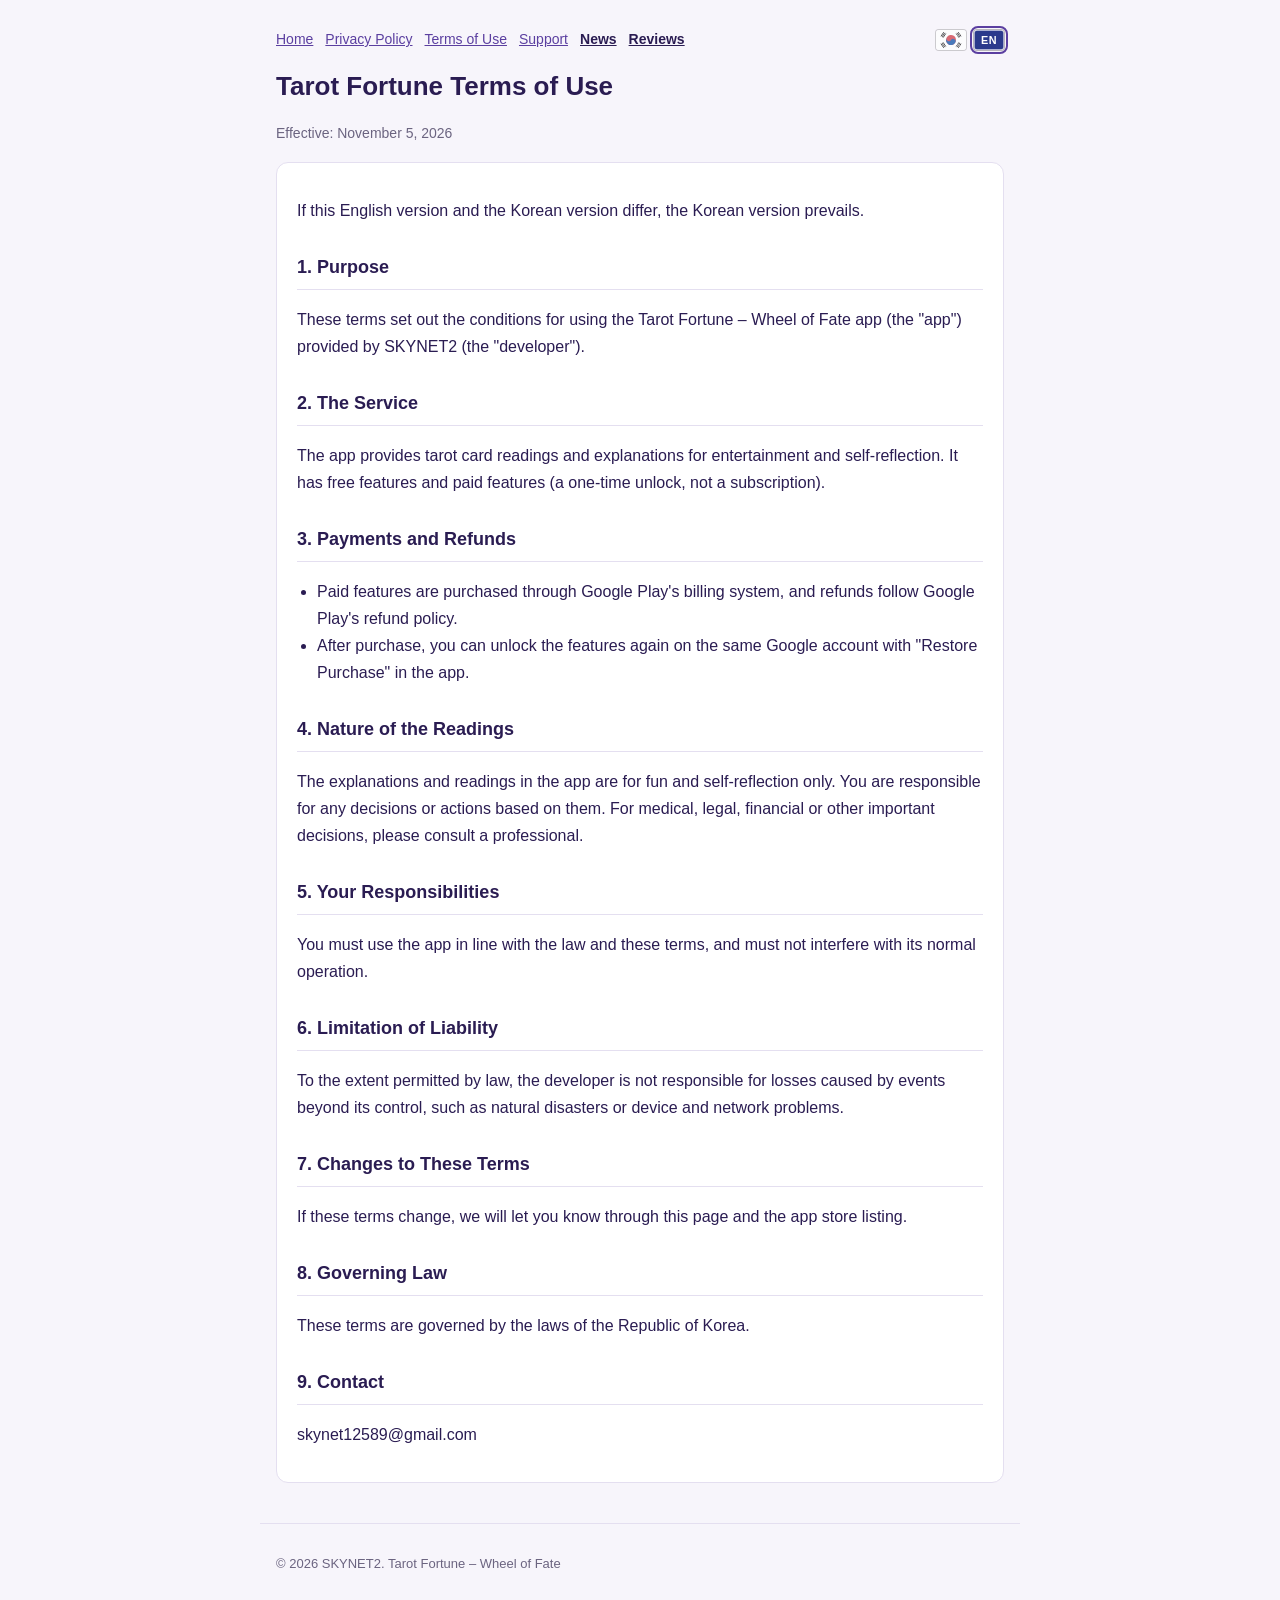
<file: en/terms.html>
<!doctype html>
<html lang="en">
<head>
  <meta charset="utf-8">
  <meta name="viewport" content="width=device-width, initial-scale=1">
  <title>Tarot Fortune Terms of Use</title>
  <meta name="description" content="Terms of Use for the Tarot Fortune – Wheel of Fate app">
  <link rel="alternate" hreflang="ko" href="https://skynet21478.github.io/tarot-website/terms.html">
  <link rel="alternate" hreflang="en" href="https://skynet21478.github.io/tarot-website/en/terms.html">
  <link rel="stylesheet" href="../style.css">
</head>
<body>
  <header>
    <nav>
      <a href="index.html">Home</a>
      <a href="privacy.html">Privacy Policy</a>
      <a href="terms.html">Terms of Use</a>
      <a href="support.html">Support</a>
      <a href="../notices.html" class="nav-reviews">News</a>
      <a href="../reviews.html" class="nav-reviews">Reviews</a>
      <span class="lang-flags" role="group" aria-label="Language / 언어 선택">
        <a href="../terms.html" class="flag" lang="ko" hreflang="ko" title="한국어"><img src="../flags/kr.svg" alt="한국어" width="30" height="20"></a>
        <span class="flag current" title="English"><img src="../flags/en.svg" alt="English (current language)" width="30" height="20"></span>
      </span>
    </nav>
    <h1>Tarot Fortune Terms of Use</h1>
    <p class="muted">Effective: November 5, 2026</p>
  </header>
  <main>
    <section class="card">
      <p>If this English version and the Korean version differ, the Korean version prevails.</p>
      <h2>1. Purpose</h2>
      <p>These terms set out the conditions for using the Tarot Fortune – Wheel of Fate app (the "app") provided by SKYNET2 (the "developer").</p>
      <h2>2. The Service</h2>
      <p>The app provides tarot card readings and explanations for entertainment and self-reflection. It has free features and paid features (a one-time unlock, not a subscription).</p>
      <h2>3. Payments and Refunds</h2>
      <ul>
        <li>Paid features are purchased through Google Play's billing system, and refunds follow Google Play's refund policy.</li>
        <li>After purchase, you can unlock the features again on the same Google account with "Restore Purchase" in the app.</li>
      </ul>
      <h2>4. Nature of the Readings</h2>
      <p>The explanations and readings in the app are for fun and self-reflection only. You are responsible for any decisions or actions based on them. For medical, legal, financial or other important decisions, please consult a professional.</p>
      <h2>5. Your Responsibilities</h2>
      <p>You must use the app in line with the law and these terms, and must not interfere with its normal operation.</p>
      <h2>6. Limitation of Liability</h2>
      <p>To the extent permitted by law, the developer is not responsible for losses caused by events beyond its control, such as natural disasters or device and network problems.</p>
      <h2>7. Changes to These Terms</h2>
      <p>If these terms change, we will let you know through this page and the app store listing.</p>
      <h2>8. Governing Law</h2>
      <p>These terms are governed by the laws of the Republic of Korea.</p>
      <h2>9. Contact</h2>
      <p>skynet12589@gmail.com</p>
    </section>
  </main>

  <footer>
    <p>© 2026 SKYNET2. Tarot Fortune – Wheel of Fate</p>
  </footer>
</body>
</html>
</file>
<file: style.css>
:root {
  --bg: #f7f5fb;
  --card: #ffffff;
  --text: #2a1c52;
  --muted: #6b6480;
  --accent: #5b3fa0;
  --line: #e4dff0;
}

@media (prefers-color-scheme: dark) {
  :root:not([data-theme="light"]) {
    --bg: #17122b;
    --card: #221a3d;
    --text: #efeaff;
    --muted: #b3aac9;
    --accent: #b9a4ff;
    --line: #3a2f5c;
  }
}

:root[data-theme="dark"] {
  --bg: #17122b;
  --card: #221a3d;
  --text: #efeaff;
  --muted: #b3aac9;
  --accent: #b9a4ff;
  --line: #3a2f5c;
}

* {
  box-sizing: border-box;
}

body {
  margin: 0;
  background: var(--bg);
  color: var(--text);
  font-family: "Malgun Gothic", "Apple SD Gothic Neo", sans-serif;
  line-height: 1.7;
}

header,
main,
footer {
  max-width: 760px;
  margin: 0 auto;
  padding: 0 16px;
}

header {
  padding-top: 28px;
}

header nav {
  display: flex;
  flex-wrap: wrap;
  gap: 12px;
  font-size: 14px;
}

header nav a,
footer a {
  color: var(--accent);
}

/* 후기게시판 메뉴만 글자색을 다르게 해요. 어두운 화면에서는 흰색, 밝은 화면에서는 흰색이 안 보여서 본문 글자색을 써요. */
header nav a.nav-reviews {
  color: var(--text);
  font-weight: bold;
}

@media (prefers-color-scheme: dark) {
  :root:not([data-theme="light"]) header nav a.nav-reviews {
    color: #ffffff;
  }
}

:root[data-theme="dark"] header nav a.nav-reviews {
  color: #ffffff;
}

h1 {
  font-size: 26px;
  margin: 12px 0 4px;
}

h2 {
  font-size: 18px;
  margin-top: 28px;
  padding-bottom: 6px;
  border-bottom: 1px solid var(--line);
}

main {
  padding-bottom: 40px;
}

.card {
  background: var(--card);
  border: 1px solid var(--line);
  border-radius: 12px;
  padding: 18px 20px;
  margin-top: 16px;
}

.muted {
  color: var(--muted);
  font-size: 14px;
}

ul {
  padding-left: 20px;
}

/* 후기 게시판 */
.field {
  margin-top: 14px;
}

.field label {
  display: block;
  font-size: 14px;
  font-weight: bold;
  margin-bottom: 4px;
}

input[type="text"],
select,
textarea {
  width: 100%;
  padding: 10px 12px;
  border: 1px solid var(--line);
  border-radius: 8px;
  background: var(--bg);
  color: var(--text);
  font: inherit;
}

textarea {
  resize: vertical;
}

.count {
  margin: 4px 0 0;
  text-align: right;
}

.hp {
  position: absolute;
  left: -9999px;
  width: 1px;
  height: 1px;
  overflow: hidden;
}

button {
  margin-top: 6px;
  padding: 10px 20px;
  border: 0;
  border-radius: 8px;
  background: var(--accent);
  color: var(--card);
  font: inherit;
  font-weight: bold;
  cursor: pointer;
}

button:disabled {
  opacity: 0.6;
  cursor: default;
}

/* 후기 관리 페이지의 단추들 */
.button-plain {
  background: transparent;
  color: var(--accent);
  border: 1px solid var(--accent);
}

.button-danger {
  background: transparent;
  color: #c0392b;
  border: 1px solid #c0392b;
}

.admin-actions {
  display: flex;
  flex-wrap: wrap;
  gap: 8px;
  margin-top: 8px;
}

.admin-actions button {
  margin-top: 0;
  padding: 6px 14px;
  font-size: 14px;
}

.field label.check {
  display: flex;
  align-items: center;
  gap: 8px;
  font-weight: normal;
}

.notice-badge-off {
  background: var(--muted);
}

.notice-admin-list {
  margin-top: 20px;
  border-top: 1px solid var(--line);
}

/* 관리 목록에서는 긴 공지를 몇 줄만 보여 줘요. */
.notice-preview {
  max-height: 6.8em;
  overflow: hidden;
}

.status {
  min-height: 1.7em;
  margin: 8px 0 0;
  font-size: 14px;
}

.status.error {
  color: #c0392b;
}

.notice-card {
  border-color: var(--accent);
}

.notice-list {
  list-style: none;
  padding: 0;
  margin: 0;
}

.notice {
  padding: 12px 0;
  border-top: 1px solid var(--line);
}

.notice:first-child {
  border-top: 0;
}

.notice-badge {
  padding: 1px 8px;
  border-radius: 999px;
  background: var(--accent);
  color: var(--card);
  font-size: 12px;
  font-weight: bold;
}

.review-list {
  list-style: none;
  padding: 0;
  margin: 0;
}

.review {
  padding: 14px 0;
  border-top: 1px solid var(--line);
}

.review:first-child {
  border-top: 0;
}

.review-head {
  display: flex;
  flex-wrap: wrap;
  align-items: baseline;
  gap: 8px;
}

.review-stars {
  color: var(--accent);
  letter-spacing: 1px;
}

.review-text {
  margin: 6px 0 0;
  white-space: pre-wrap;
  overflow-wrap: anywhere;
}

footer {
  border-top: 1px solid var(--line);
  padding: 16px;
  font-size: 13px;
  color: var(--muted);
}

/* 후기게시판 위의 최근 공지 한 줄 */
.notice-line {
  display: flex;
  flex-wrap: wrap;
  align-items: center;
  gap: 8px;
  border-color: var(--accent);
}

.notice-line[hidden] {
  display: none;
}

.notice-line .notice-more {
  margin-left: auto;
  font-size: 14px;
}

/* 언어 선택: 메뉴 맨 오른쪽의 국기 두 개. 지금 언어의 국기에 테두리, 다른 국기를 누르면 그 언어 페이지로 가요. */
header nav .lang-flags {
  margin-left: auto;
  display: flex;
  align-items: center;
  gap: 8px;
}

header nav .flag {
  display: block;
  line-height: 0;
  border-radius: 4px;
}

header nav .flag img {
  width: 30px;
  height: 20px;
  display: block;
  border-radius: 3px;
  box-shadow: 0 0 0 1px rgba(0, 0, 0, 0.25);
}

header nav .flag.current {
  outline: 2px solid var(--accent);
  outline-offset: 2px;
}

header nav a.flag {
  opacity: 0.7;
}

header nav a.flag:hover,
header nav a.flag:focus-visible {
  opacity: 1;
}
</file>
